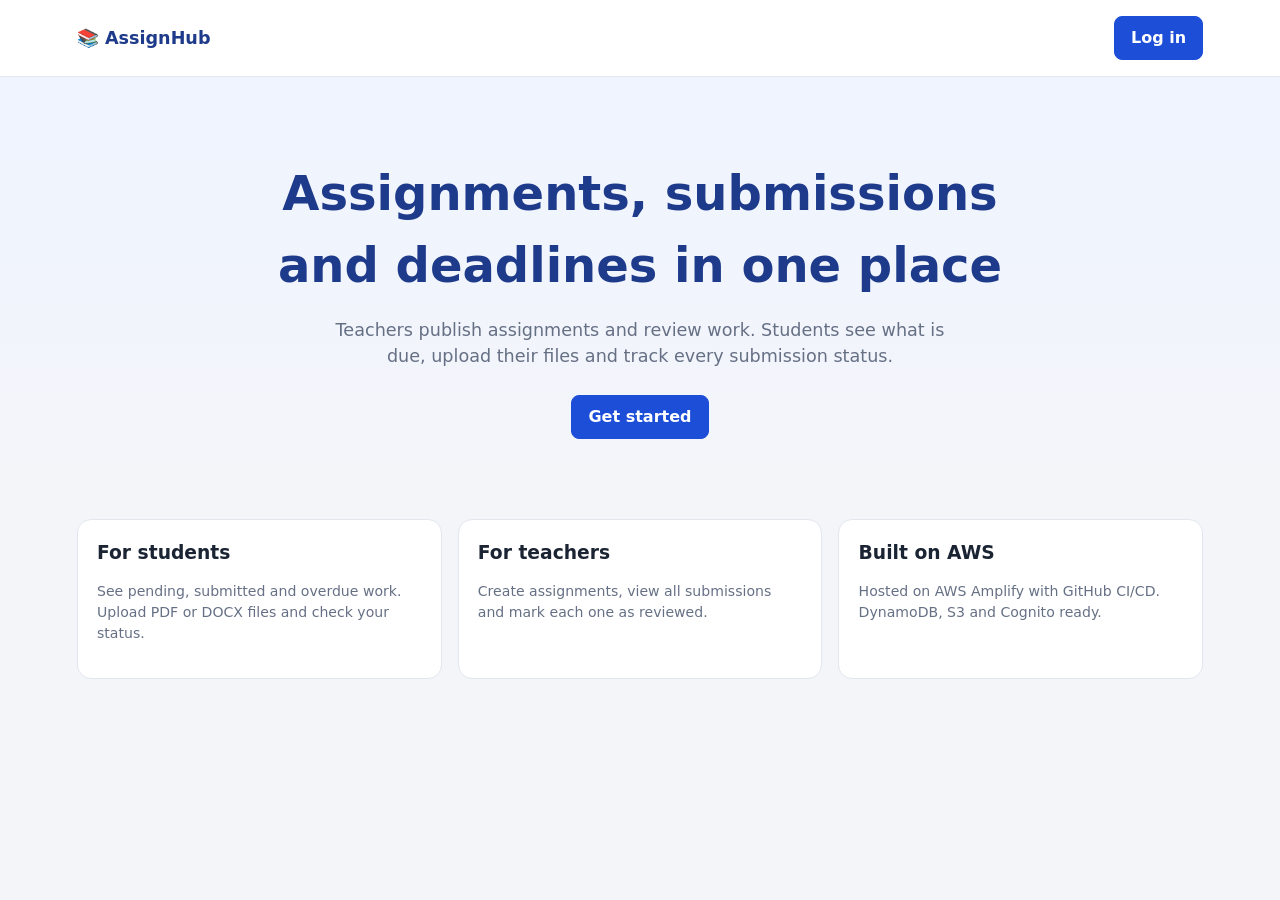
<file: index.html>
<!DOCTYPE html><html lang="en"><head><meta charset="utf-8"><meta name="viewport" content="width=device-width,initial-scale=1">
<title>Student Assignment Submission System</title><link rel="stylesheet" href="style.css"></head><body>
<header class="nav"><span class="brand">📚 AssignHub</span><a class="btn" href="login.html">Log in</a></header>
<section class="hero"><h1>Assignments, submissions and deadlines in one place</h1>
<p>Teachers publish assignments and review work. Students see what is due, upload their files and track every submission status.</p>
<a class="btn" href="login.html">Get started</a></section>
<section class="features">
<div class="card"><h3>For students</h3><p class="mute">See pending, submitted and overdue work. Upload PDF or DOCX files and check your status.</p></div>
<div class="card"><h3>For teachers</h3><p class="mute">Create assignments, view all submissions and mark each one as reviewed.</p></div>
<div class="card"><h3>Built on AWS</h3><p class="mute">Hosted on AWS Amplify with GitHub CI/CD. DynamoDB, S3 and Cognito ready.</p></div>
</section></body></html>
</file>
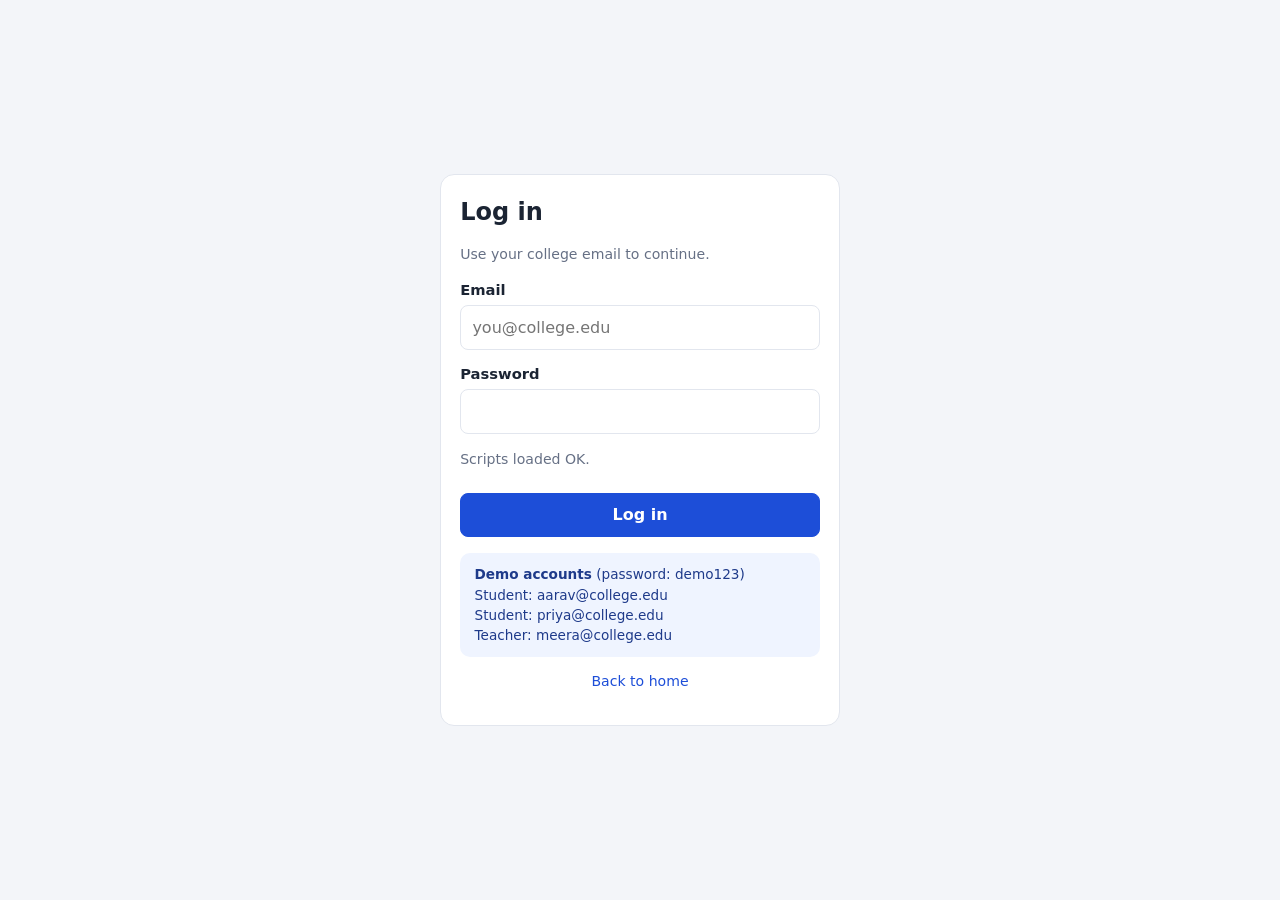
<file: app.html>
<!DOCTYPE html><html lang="en"><head><meta charset="utf-8"><meta name="viewport" content="width=device-width,initial-scale=1">
<title>AssignHub</title><link rel="stylesheet" href="style.css"></head><body>
<div class="shell"><aside class="side" id="side"><span class="brand">📚 AssignHub</span><nav id="nav"></nav></aside>
<div><header class="top"><button class="btn ghost sm menu" id="menu" aria-label="Menu">☰</button><span id="welcome"></span>
<div class="who"><span class="badge" id="role"></span><button class="btn ghost sm" id="out">Log out</button></div></header>
<main id="view"></main></div></div><div id="toasts" aria-live="polite"></div>
<script src="data.js"></script><script src="auth.js"></script><script src="app.js"></script></body></html>
</file>
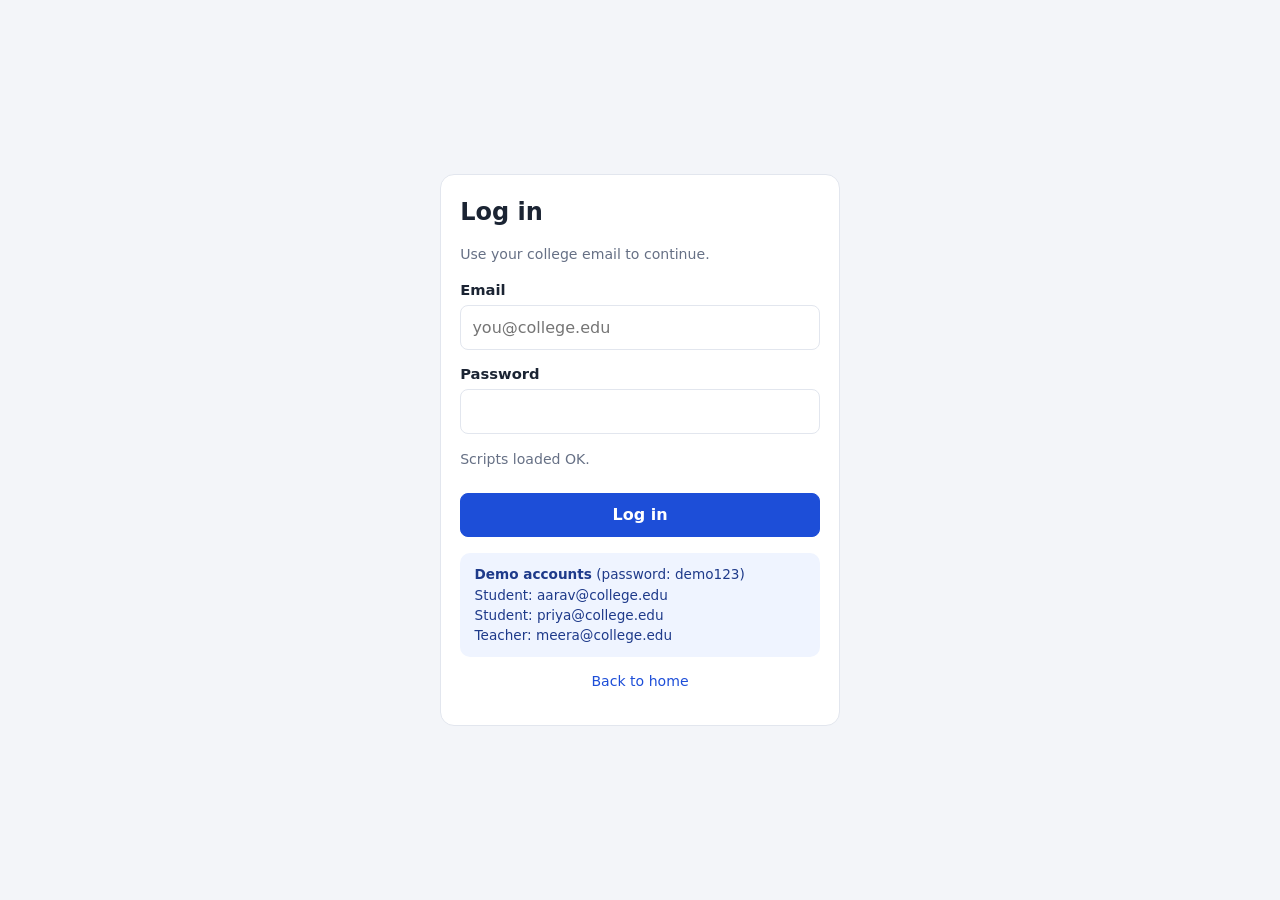
<file: login.html>
<!DOCTYPE html><html lang="en"><head><meta charset="utf-8"><meta name="viewport" content="width=device-width,initial-scale=1">
<title>Log in – AssignHub</title><link rel="stylesheet" href="style.css"></head><body>
<div class="center"><div class="card login"><h2>Log in</h2><p class="mute">Use your college email to continue.</p>
<form id="f" novalidate><label for="e">Email</label><input id="e" type="text" placeholder="you@college.edu" autocomplete="username">
<label for="p">Password</label><input id="p" type="password" autocomplete="current-password">
<p id="err" class="mute" style="color:red;font-weight:600" role="alert"></p>
<p id="status" class="mute"></p>
<button type="submit" id="go" class="btn" style="width:100%;margin-top:.6rem">Log in</button></form>
<div class="hint"><b>Demo accounts</b> (password: demo123)<br>Student: aarav@college.edu<br>Student: priya@college.edu<br>Teacher: meera@college.edu</div>
<p class="mute" style="text-align:center"><a href="index.html">Back to home</a></p></div></div>
<script src="data.js"></script><script src="auth.js"></script>
<script>
var err=document.getElementById('err'), st=document.getElementById('status');
st.textContent = (typeof Auth!=='undefined' && typeof DB!=='undefined') ? 'Scripts loaded OK.' : 'PROBLEM: data.js or auth.js did not load.';
function doLogin(e){
  if(e) e.preventDefault();
  err.textContent='';
  try{
    var u=Auth.login(document.getElementById('e').value,document.getElementById('p').value);
    if(!u){err.textContent='Email or password is incorrect.';return;}
    err.style.color='green'; err.textContent='Login successful. Opening dashboard...';
    window.location.href='app.html#/dashboard';
  }catch(ex){
    err.textContent='Error: '+ex.name+' - '+ex.message;
  }
}
document.getElementById('f').addEventListener('submit',doLogin);
document.getElementById('go').addEventListener('click',doLogin);
</script></body></html>
</file>
<file: style.css>
:root{--blue:#1d4ed8;--blue-d:#1e3a8a;--blue-l:#eff4ff;--bg:#f3f5f9;--card:#fff;--line:#e2e6ee;--text:#1b2433;--mute:#667085;--ok:#15803d;--okbg:#e7f6ec;--warn:#b45309;--warnbg:#fff4e0;--bad:#b91c1c;--badbg:#fdeaea}
*{box-sizing:border-box}body{margin:0;font-family:"Segoe UI",system-ui,-apple-system,Roboto,Arial,sans-serif;background:var(--bg);color:var(--text);line-height:1.5}
a{color:var(--blue);text-decoration:none}h1,h2,h3{margin:0 0 .4rem}button,input,select,textarea{font:inherit}
:focus-visible{outline:2px solid var(--blue);outline-offset:2px}
.btn{display:inline-block;border:1px solid var(--blue);background:var(--blue);color:#fff;padding:.55rem 1rem;border-radius:8px;cursor:pointer;font-weight:600}
.btn:hover{background:var(--blue-d)}.btn.ghost{background:#fff;color:var(--blue)}.btn.ghost:hover{background:var(--blue-l)}
.btn.danger{background:#fff;color:var(--bad);border-color:#f0b4b4}.btn.danger:hover{background:var(--badbg)}.btn.sm{padding:.3rem .65rem;font-size:.85rem}
.nav{display:flex;justify-content:space-between;align-items:center;padding:1rem 6vw;background:#fff;border-bottom:1px solid var(--line)}
.brand{font-weight:700;color:var(--blue-d);font-size:1.1rem}
.hero{padding:5rem 6vw 3rem;background:linear-gradient(180deg,var(--blue-l),var(--bg));text-align:center}
.hero h1{font-size:clamp(1.9rem,4vw,3rem);color:var(--blue-d);max-width:760px;margin:0 auto 1rem}.hero p{max-width:620px;margin:0 auto 1.6rem;color:var(--mute);font-size:1.1rem}
.features{display:grid;grid-template-columns:repeat(auto-fit,minmax(240px,1fr));gap:1rem;padding:2rem 6vw 4rem}
.card{background:var(--card);border:1px solid var(--line);border-radius:14px;padding:1.2rem}
.center{min-height:100vh;display:grid;place-items:center;padding:1rem}.login{width:100%;max-width:400px}
label{display:block;font-weight:600;margin:.8rem 0 .25rem;font-size:.92rem}
input,select,textarea{width:100%;padding:.6rem .7rem;border:1px solid var(--line);border-radius:8px;background:#fff}
.hint{background:var(--blue-l);border-radius:10px;padding:.7rem .9rem;font-size:.85rem;color:var(--blue-d);margin-top:1rem}
.shell{display:grid;grid-template-columns:240px 1fr;min-height:100vh}
.side{background:var(--blue-d);color:#fff;padding:1.2rem .8rem;position:sticky;top:0;height:100vh}
.side .brand{color:#fff;padding:0 .6rem 1.2rem;display:block}
.side a{display:block;color:#cfdcff;padding:.65rem .8rem;border-radius:8px;margin-bottom:.2rem}
.side a:hover,.side a.on{background:rgba(255,255,255,.14);color:#fff}
.top{display:flex;justify-content:space-between;align-items:center;background:#fff;border-bottom:1px solid var(--line);padding:.8rem 1.5rem}
.top .who{display:flex;gap:.8rem;align-items:center;font-size:.92rem}.menu{display:none}
.badge{background:var(--blue-l);color:var(--blue-d);border-radius:99px;padding:.1rem .6rem;font-size:.78rem;font-weight:600}
main{padding:1.5rem;max-width:1100px}
.grid4{display:grid;grid-template-columns:repeat(auto-fit,minmax(180px,1fr));gap:1rem;margin:1rem 0}
.stat b{display:block;font-size:2rem;color:var(--blue-d)}.stat span{color:var(--mute);font-size:.9rem}
.cols{display:grid;grid-template-columns:repeat(auto-fit,minmax(320px,1fr));gap:1rem}
.row{display:flex;justify-content:space-between;align-items:center;gap:.8rem;padding:.7rem 0;border-bottom:1px solid var(--line)}.row:last-child{border:0}
.mute{color:var(--mute);font-size:.88rem}
.pill{display:inline-block;border-radius:99px;padding:.1rem .65rem;font-size:.78rem;font-weight:600;white-space:nowrap}
.p-ok{background:var(--okbg);color:var(--ok)}.p-warn{background:var(--warnbg);color:var(--warn)}.p-bad{background:var(--badbg);color:var(--bad)}.p-info{background:var(--blue-l);color:var(--blue-d)}
.bar{height:10px;background:var(--line);border-radius:99px;overflow:hidden;margin:.6rem 0}.bar i{display:block;height:100%;background:var(--blue)}
.tablewrap{overflow-x:auto}table{width:100%;border-collapse:collapse;min-width:620px}th,td{text-align:left;padding:.7rem;border-bottom:1px solid var(--line);font-size:.92rem}th{color:var(--mute);font-weight:600}
.bar-actions{display:flex;gap:.5rem;flex-wrap:wrap;align-items:center;margin-bottom:1rem}.bar-actions select{width:auto}
.empty{text-align:center;padding:2.5rem 1rem;color:var(--mute)}
.spin{width:34px;height:34px;border:4px solid var(--line);border-top-color:var(--blue);border-radius:50%;margin:3rem auto;animation:s .8s linear infinite}@keyframes s{to{transform:rotate(360deg)}}
#toasts{position:fixed;right:1rem;bottom:1rem;display:grid;gap:.5rem;z-index:9}
.toast{padding:.7rem 1rem;border-radius:10px;color:#fff;background:var(--ok);box-shadow:0 4px 14px rgba(0,0,0,.18)}.toast.err{background:var(--bad)}
@media(max-width:800px){.shell{grid-template-columns:1fr}.side{position:fixed;left:-250px;width:240px;z-index:5;transition:left .2s}.side.open{left:0}.menu{display:inline-block}main{padding:1rem}}
@media(prefers-reduced-motion:reduce){*{animation:none!important;transition:none!important}}
</file>
